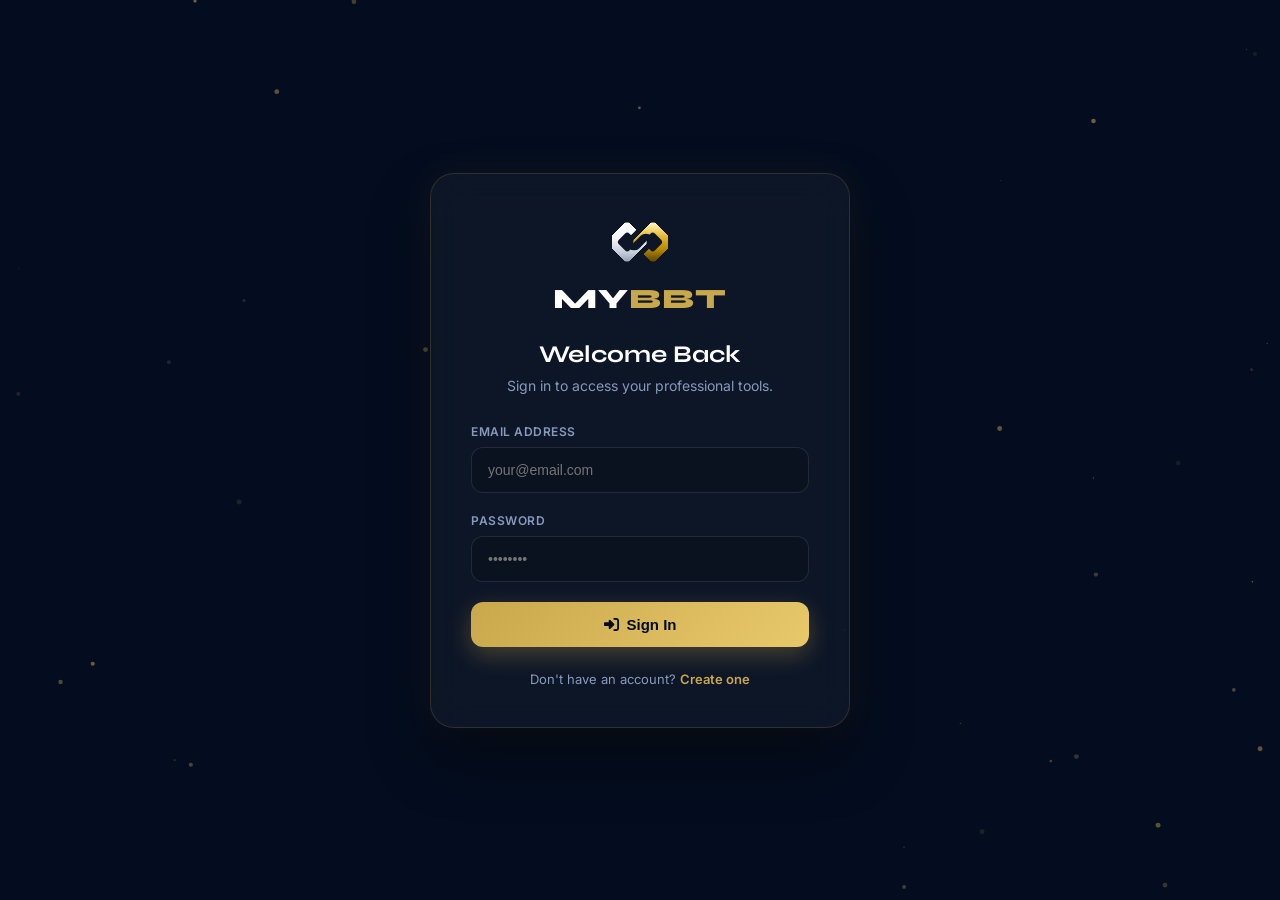
<file: templates/login.html>
<!DOCTYPE html>
<html lang="en">
<head>
<meta charset="UTF-8">
<meta name="viewport" content="width=device-width, initial-scale=1.0">
<title>Login — MYBBT</title>
<meta name="description" content="Login to MYBBT Professional Tools & YA Advisory.">
<meta name="keywords" content="MYBBT Login, YA Advisory Login, GST Tools">
<meta property="og:title" content="Login — MYBBT">
<meta property="og:image" content="/static/logo.png?v=2">
<link rel="icon" type="image/svg+xml" href="/static/favicon.svg?v=8">
<link href="https://fonts.googleapis.com/css2?family=Syne:wght@400;600;700;800&family=Inter:wght@400;500;600&display=swap" rel="stylesheet">
<link rel="stylesheet" href="https://cdnjs.cloudflare.com/ajax/libs/font-awesome/6.5.0/css/all.min.css">
<style>
:root{--navy:#040d1f;--navy2:#071329;--accent:#c9a84c;--accent2:#e8c96a;--white:#ffffff;--muted:#8899bb;--text:#d4e0f5;--glass:rgba(255,255,255,0.04);--glass-border:rgba(201,168,76,0.18);}
*{box-sizing:border-box;margin:0;padding:0}
body{background:var(--navy);color:var(--text);font-family:'Inter',sans-serif;min-height:100vh;display:flex;align-items:center;justify-content:center;position:relative;overflow:hidden;}
#bg-canvas{position:absolute;inset:0;z-index:0;pointer-events:none}
.container{position:relative;z-index:10;width:100%;max-width:420px;padding:40px;background:var(--glass);border:1px solid var(--glass-border);border-radius:24px;box-shadow:0 30px 60px rgba(0,0,0,.4),0 0 40px rgba(201,168,76,.08);backdrop-filter:blur(20px);}
.logo{display:flex;align-items:center;justify-content:center;gap:10px;text-decoration:none;margin-bottom:30px}
.logo-text{font-family:'Syne',sans-serif;font-size:28px;font-weight:800;color:var(--white);letter-spacing:1px}
.logo-text span{color:var(--accent)}
.form-title{font-family:'Syne',sans-serif;font-size:24px;font-weight:700;color:var(--white);margin-bottom:8px;text-align:center}
.form-sub{font-size:14px;color:var(--muted);text-align:center;margin-bottom:30px}
.form-group{margin-bottom:20px}
.form-group label{display:block;font-size:12px;font-weight:600;color:var(--muted);margin-bottom:8px;text-transform:uppercase;letter-spacing:0.5px}
.form-control{width:100%;background:rgba(0,0,0,0.2);border:1px solid rgba(255,255,255,0.1);color:var(--white);padding:14px 16px;border-radius:12px;font-size:14px;outline:none;transition:all 0.3s}
.form-control:focus{border-color:var(--accent);background:rgba(0,0,0,0.4);box-shadow:0 0 0 4px rgba(201,168,76,0.1)}
.btn{width:100%;background:linear-gradient(135deg,var(--accent),var(--accent2));color:var(--navy);padding:14px 32px;border-radius:12px;font-weight:700;font-size:15px;border:none;cursor:pointer;transition:.3s;display:flex;align-items:center;justify-content:center;gap:8px;box-shadow:0 8px 24px rgba(201,168,76,.3)}
.btn:hover{transform:translateY(-2px);box-shadow:0 12px 32px rgba(201,168,76,.4)}
.btn:disabled{opacity:0.7;cursor:not-allowed;transform:none}
.switch-text{text-align:center;font-size:13px;color:var(--muted);margin-top:24px}
.switch-text a{color:var(--accent);text-decoration:none;font-weight:600}
.switch-text a:hover{text-decoration:underline}
#register-form{display:none}
.toast{position:fixed;bottom:-100px;left:50%;transform:translateX(-50%);background:#10b981;color:#fff;padding:12px 24px;border-radius:10px;font-size:14px;font-weight:500;box-shadow:0 10px 30px rgba(16,185,129,.3);transition:.4s;z-index:9999;}
.toast.show{bottom:30px}
.toast.error{background:#ef4444;box-shadow:0 10px 30px rgba(239,68,68,.3);}
</style>
</head>
<body>
<canvas id="bg-canvas"></canvas>

<div id="toast" class="toast"></div>

<div class="container">
  <a href="/" class="logo" style="display: flex; flex-direction: column; align-items: center; gap: 12px; margin-bottom: 24px;">
    <img src="/static/favicon.svg?v=8" alt="MYBBT" style="width: 56px; height: 56px;">
    <div class="logo-text">MY<span>BBT</span></div>
  </a>

  <!-- LOGIN FORM -->
  <div id="login-form">
    <h1 class="form-title">Welcome Back</h1>
    <p class="form-sub">Sign in to access your professional tools.</p>
    <div class="form-group">
      <label>Email Address</label>
      <input type="email" id="login-email" class="form-control" placeholder="your@email.com">
    </div>
    <div class="form-group">
      <label>Password</label>
      <input type="password" id="login-pwd" class="form-control" placeholder="••••••••">
    </div>
    <button class="btn" id="btn-login" onclick="doLogin()"><i class="fas fa-sign-in-alt"></i> Sign In</button>
    <div class="switch-text">Don't have an account? <a href="#" onclick="toggleForm('register')">Create one</a></div>
  </div>

  <!-- REGISTER FORM -->
  <div id="register-form">
    <h1 class="form-title">Create Account</h1>
    <p class="form-sub">Join MYBBT and supercharge your workflow.</p>
    <div class="form-group">
      <label>Full Name</label>
      <input type="text" id="reg-name" class="form-control" placeholder="CA Ramesh Kumar">
    </div>
    <div class="form-group">
      <label>Email Address</label>
      <input type="email" id="reg-email" class="form-control" placeholder="your@email.com">
    </div>
    <div class="form-group">
      <label>Password</label>
      <input type="password" id="reg-pwd" class="form-control" placeholder="••••••••">
    </div>
    <button class="btn" id="btn-reg" onclick="doRegister()"><i class="fas fa-user-plus"></i> Create Account</button>
    <div class="switch-text">Already have an account? <a href="#" onclick="toggleForm('login')">Sign in</a></div>
  </div>
  <!-- VERIFY FORM -->
  <div id="verify-form" style="display: none;">
    <h1 class="form-title">Verify Email</h1>
    <p class="form-sub" id="verify-sub">Check your inbox for the 6-digit code.</p>
    <div class="form-group">
      <label>Enter OTP Code</label>
      <input type="text" id="verify-otp" class="form-control" placeholder="123456" maxlength="6" style="text-align: center; letter-spacing: 4px; font-size: 20px; font-weight: bold;">
    </div>
    <button class="btn" id="btn-verify" onclick="doVerify()"><i class="fas fa-check-circle"></i> Verify & Login</button>
    <div class="switch-text"><a href="#" onclick="toggleForm('login')">Back to Sign In</a></div>
  </div>
</div>

<script>
let verificationEmail = '';

function showToast(msg, isError=false){
  const t = document.getElementById('toast');
  t.textContent = msg;
  t.className = 'toast show ' + (isError ? 'error' : '');
  setTimeout(()=> t.classList.remove('show'), 3000);
}

function toggleForm(type){
  document.getElementById('login-form').style.display = type === 'login' ? 'block' : 'none';
  document.getElementById('register-form').style.display = type === 'register' ? 'block' : 'none';
  document.getElementById('verify-form').style.display = type === 'verify' ? 'block' : 'none';
}

async function doLogin(){
  const email = document.getElementById('login-email').value;
  const pwd = document.getElementById('login-pwd').value;
  if(!email || !pwd) return showToast('Please enter email and password', true);
  
  const btn = document.getElementById('btn-login');
  btn.disabled = true; btn.innerHTML = '<i class="fas fa-spinner fa-spin"></i> Signing in...';
  
  try {
    const res = await fetch('/api/auth/login', {
      method: 'POST', headers:{'Content-Type':'application/json'},
      body: JSON.stringify({email: email, password: pwd})
    });
    const data = await res.json();
    if(data.success){
      if(data.requires_otp) {
        verificationEmail = data.email;
        showToast(data.message);
        document.getElementById('verify-sub').textContent = `OTP sent to ${data.email}`;
        toggleForm('verify');
      } else {
        window.location.href = data.role === 'admin' ? '/admin' : '/dashboard';
      }
    } else {
      showToast(data.error, true);
      btn.disabled = false; btn.innerHTML = '<i class="fas fa-sign-in-alt"></i> Sign In';
    }
  } catch(e) {
    showToast('Network error', true);
    btn.disabled = false; btn.innerHTML = '<i class="fas fa-sign-in-alt"></i> Sign In';
  }
}

async function doRegister(){
  const name = document.getElementById('reg-name').value;
  const email = document.getElementById('reg-email').value;
  const pwd = document.getElementById('reg-pwd').value;
  if(!name || !email || !pwd) return showToast('Please fill all fields', true);
  
  const btn = document.getElementById('btn-reg');
  btn.disabled = true; btn.innerHTML = '<i class="fas fa-spinner fa-spin"></i> Creating...';
  
  try {
    const res = await fetch('/api/auth/register', {
      method: 'POST', headers:{'Content-Type':'application/json'},
      body: JSON.stringify({name, email, password: pwd})
    });
    const data = await res.json();
    if(data.success){
      verificationEmail = data.email;
      showToast(data.message);
      document.getElementById('verify-sub').textContent = `OTP sent to ${data.email}`;
      toggleForm('verify');
    } else {
      showToast(data.error, true);
      btn.disabled = false; btn.innerHTML = '<i class="fas fa-user-plus"></i> Create Account';
    }
  } catch(e) {
    showToast('Network error', true);
    btn.disabled = false; btn.innerHTML = '<i class="fas fa-user-plus"></i> Create Account';
  }
}

async function doVerify(){
  const otp = document.getElementById('verify-otp').value.trim();
  if(!otp) return showToast('Please enter the OTP', true);
  
  const btn = document.getElementById('btn-verify');
  btn.disabled = true; btn.innerHTML = '<i class="fas fa-spinner fa-spin"></i> Verifying...';
  
  try {
    const res = await fetch('/api/auth/verify_otp', {
      method: 'POST', headers:{'Content-Type':'application/json'},
      body: JSON.stringify({email: verificationEmail, otp})
    });
    const data = await res.json();
    if(data.success){
      window.location.href = data.role === 'admin' ? '/admin' : '/dashboard';
    } else {
      showToast(data.error, true);
      btn.disabled = false; btn.innerHTML = '<i class="fas fa-check-circle"></i> Verify & Login';
    }
  } catch(e) {
    showToast('Network error', true);
    btn.disabled = false; btn.innerHTML = '<i class="fas fa-check-circle"></i> Verify & Login';
  }
}

// Background
const canvas=document.getElementById('bg-canvas');const ctx=canvas.getContext('2d');
canvas.width=window.innerWidth;canvas.height=window.innerHeight;
window.addEventListener('resize',()=>{canvas.width=window.innerWidth;canvas.height=window.innerHeight;});
const particles=Array.from({length:40},()=>({x:Math.random()*canvas.width,y:Math.random()*canvas.height,r:Math.random()*2+0.5,vx:(Math.random()-.5)*.5,vy:(Math.random()-.5)*.5,alpha:Math.random()*.5+.1}));
function draw(){ctx.clearRect(0,0,canvas.width,canvas.height);particles.forEach(p=>{p.x+=p.vx;p.y+=p.vy;if(p.x<0)p.x=canvas.width;if(p.x>canvas.width)p.x=0;if(p.y<0)p.y=canvas.height;if(p.y>canvas.height)p.y=0;ctx.beginPath();ctx.arc(p.x,p.y,p.r,0,Math.PI*2);ctx.fillStyle=`rgba(201,168,76,${p.alpha})`;ctx.fill();});requestAnimationFrame(draw);}draw();
</script>
</body>
</html>
</file>
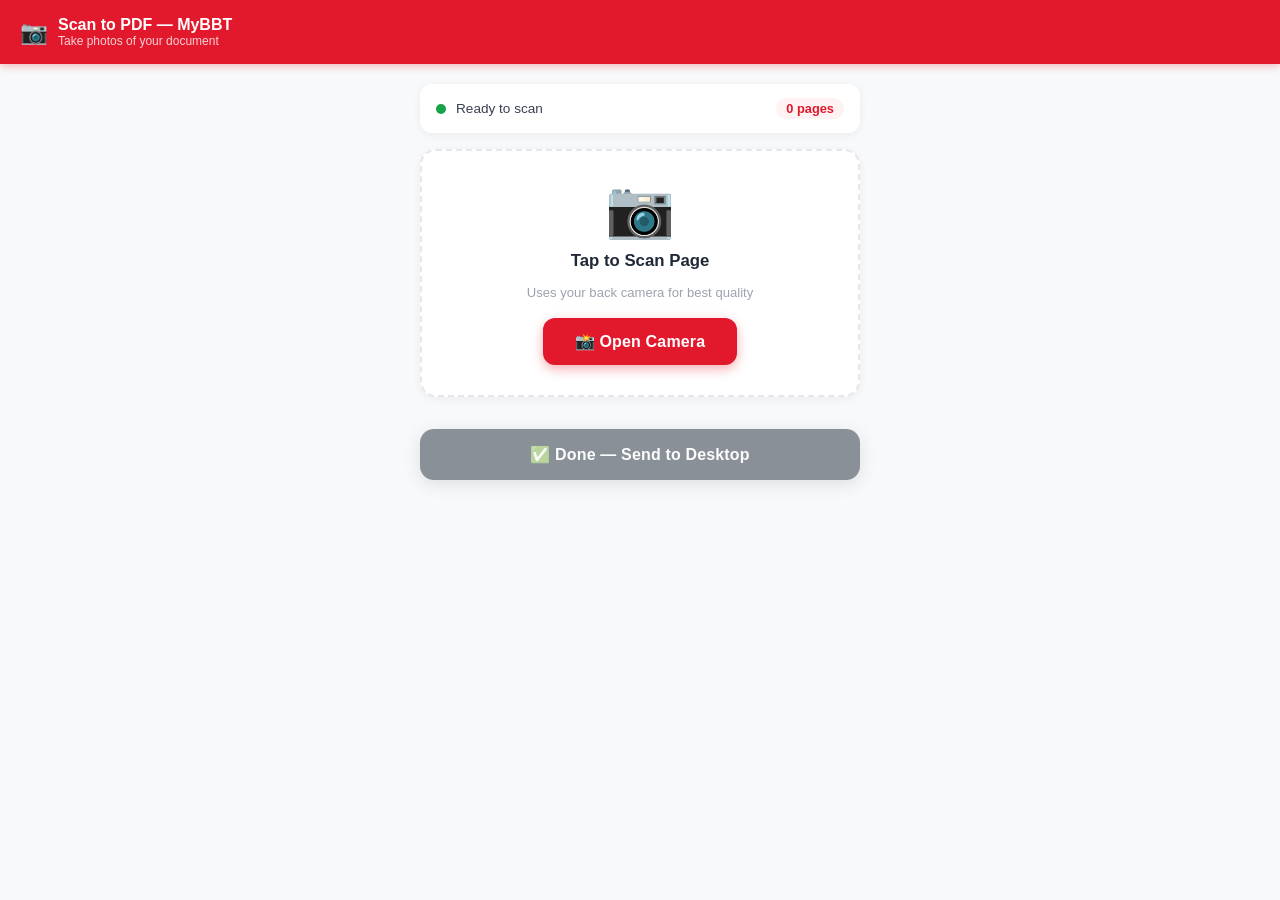
<file: templates/scan_mobile.html>
<!DOCTYPE html>
<html lang="en">
<head>
<meta charset="UTF-8"/>
<meta name="viewport" content="width=device-width, initial-scale=1.0, maximum-scale=1.0"/>
<meta name="theme-color" content="#e2192c"/>
<title>Scan Document — MyBBT</title>
<style>
*{box-sizing:border-box;margin:0;padding:0;-webkit-tap-highlight-color:transparent}
body{font-family:-apple-system,BlinkMacSystemFont,'Segoe UI',sans-serif;background:#f8f9fa;
  min-height:100vh;overscroll-behavior:none}

.header{background:#e2192c;padding:16px 20px;display:flex;align-items:center;gap:10px;
  position:sticky;top:0;z-index:10;box-shadow:0 2px 8px rgba(226,25,44,.3)}
.header-icon{font-size:1.4rem}
.header-title{font-size:1rem;font-weight:700;color:#fff}
.header-sub{font-size:.75rem;color:rgba(255,255,255,.8)}

.body{padding:20px;max-width:480px;margin:0 auto}

/* Status banner */
.status-bar{background:#fff;border-radius:12px;padding:14px 16px;margin-bottom:16px;
  display:flex;align-items:center;gap:10px;box-shadow:0 2px 8px rgba(0,0,0,.06)}
.status-dot{width:10px;height:10px;border-radius:50%;background:#16a34a;flex-shrink:0;
  animation:pulse 1.5s ease-in-out infinite}
@keyframes pulse{0%,100%{opacity:1;transform:scale(1)}50%{opacity:.6;transform:scale(1.2)}}
.status-text{font-size:.85rem;color:#374151;font-weight:500}
.status-count{margin-left:auto;background:#fef2f2;color:#e2192c;border-radius:20px;
  padding:3px 10px;font-size:.8rem;font-weight:700}

/* Camera button — main CTA */
.camera-area{display:flex;flex-direction:column;align-items:center;gap:14px;
  padding:30px 20px;background:#fff;border-radius:16px;box-shadow:0 2px 8px rgba(0,0,0,.06);
  margin-bottom:16px;cursor:pointer;border:2px dashed #e5e7eb;transition:all .2s}
.camera-area:active{background:#fff8f8;border-color:#e2192c}
.camera-area input{display:none}
.cam-icon{font-size:3.5rem;line-height:1}
.cam-title{font-size:1.05rem;font-weight:700;color:#1f2937;text-align:center}
.cam-sub{font-size:.82rem;color:#9ca3af;text-align:center}
.cam-btn{padding:14px 32px;background:#e2192c;color:#fff;border-radius:12px;
  font-size:1rem;font-weight:700;border:none;letter-spacing:.01em;margin-top:4px;
  box-shadow:0 4px 12px rgba(226,25,44,.35)}

/* Gallery of scanned images */
.gallery-header{display:flex;align-items:center;justify-content:space-between;margin-bottom:10px}
.gallery-title{font-size:.85rem;font-weight:700;color:#6b7280;text-transform:uppercase;letter-spacing:.05em}
.clear-btn{font-size:.78rem;color:#e2192c;background:none;border:none;cursor:pointer;font-weight:600;padding:4px 8px}
.gallery{display:grid;grid-template-columns:repeat(3,1fr);gap:8px;margin-bottom:16px}
.gallery-item{position:relative;border-radius:10px;overflow:hidden;aspect-ratio:3/4;
  background:#f3f4f6;box-shadow:0 2px 6px rgba(0,0,0,.1)}
.gallery-img{width:100%;height:100%;object-fit:cover;display:block}
.gallery-num{position:absolute;bottom:4px;right:6px;background:rgba(0,0,0,.55);
  color:#fff;font-size:.65rem;font-weight:700;padding:2px 6px;border-radius:8px}
.gallery-del{position:absolute;top:4px;right:4px;background:rgba(226,25,44,.85);color:#fff;
  border:none;border-radius:50%;width:22px;height:22px;font-size:.75rem;cursor:pointer;
  display:flex;align-items:center;justify-content:center;line-height:1}

/* Done button */
.done-area{position:sticky;bottom:0;padding:16px 0 20px;background:linear-gradient(transparent,#f8f9fa 30%)}
.done-btn{width:100%;padding:16px;background:#1f2937;color:#fff;border:none;border-radius:14px;
  font-size:1rem;font-weight:700;letter-spacing:.01em;cursor:pointer;
  box-shadow:0 4px 16px rgba(0,0,0,.2);transition:all .15s;display:flex;align-items:center;
  justify-content:center;gap:8px}
.done-btn:active{transform:scale(.98);background:#374151}
.done-btn:disabled{opacity:.5;cursor:not-allowed}
.done-btn.success{background:#16a34a}

/* Toast */
.toast{position:fixed;bottom:100px;left:50%;transform:translateX(-50%);background:#1f2937;
  color:#fff;padding:10px 20px;border-radius:20px;font-size:.85rem;font-weight:500;
  opacity:0;transition:all .3s;pointer-events:none;z-index:100;white-space:nowrap}
.toast.show{opacity:1}

.empty-state{text-align:center;padding:20px;color:#9ca3af;font-size:.85rem}
</style>
</head>
<body>

<div class="header">
  <span class="header-icon">📷</span>
  <div>
    <div class="header-title">Scan to PDF — MyBBT</div>
    <div class="header-sub">Take photos of your document</div>
  </div>
</div>

<div class="body">

  <!-- Status -->
  <div class="status-bar">
    <span class="status-dot" id="status-dot"></span>
    <span class="status-text" id="status-text">Ready to scan</span>
    <span class="status-count" id="scan-count">0 pages</span>
  </div>

  <!-- Camera trigger -->
  <label class="camera-area" id="camera-label">
    <input type="file" id="cam-input" accept="image/*" capture="environment" multiple
      onchange="handleCapture(this)"/>
    <span class="cam-icon">📷</span>
    <span class="cam-title">Tap to Scan Page</span>
    <span class="cam-sub">Uses your back camera for best quality</span>
    <span class="cam-btn">📸 Open Camera</span>
  </label>

  <!-- Gallery of scanned images -->
  <div id="gallery-section" style="display:none">
    <div class="gallery-header">
      <span class="gallery-title">Scanned Pages</span>
      <button class="clear-btn" onclick="clearAll()">Clear All</button>
    </div>
    <div class="gallery" id="gallery"></div>
  </div>

  <!-- Done / Send to Desktop -->
  <div class="done-area">
    <button class="done-btn" id="done-btn" onclick="sendToDone()" disabled>
      ✅ Done — Send to Desktop
    </button>
  </div>

</div>

<div class="toast" id="toast"></div>

<script>
const SESSION_ID = '{{ session_id }}';
const UPLOAD_URL = `/api/scan/upload/${SESSION_ID}`;

let scannedImages = [];
let uploadQueue = [];
let isUploading = false;

function showToast(msg, dur=2500) {
  const t = document.getElementById('toast');
  t.textContent = msg;
  t.classList.add('show');
  setTimeout(() => t.classList.remove('show'), dur);
}

function updateStatus(text) {
  document.getElementById('status-text').textContent = text;
  const n = scannedImages.length;
  document.getElementById('scan-count').textContent = n + (n===1?' page':' pages');
  document.getElementById('done-btn').disabled = n === 0;
}

function handleCapture(input) {
  if (!input.files || !input.files.length) return;
  const files = Array.from(input.files);
  files.forEach(f => {
    const url = URL.createObjectURL(f);
    scannedImages.push({file: f, url});
    uploadQueue.push(f);
  });
  renderGallery();
  updateStatus('Uploading…');
  document.getElementById('gallery-section').style.display = 'block';
  processQueue();
  // Reset input so same file can be re-selected
  input.value = '';
}

function renderGallery() {
  const g = document.getElementById('gallery');
  g.innerHTML = scannedImages.map((item, i) => `
    <div class="gallery-item">
      <img class="gallery-img" src="${item.url}" alt="Page ${i+1}"/>
      <span class="gallery-num">${i+1}</span>
      <button class="gallery-del" onclick="removePage(${i})">✕</button>
    </div>`).join('');
}

function removePage(i) {
  URL.revokeObjectURL(scannedImages[i].url);
  scannedImages.splice(i, 1);
  renderGallery();
  updateStatus(scannedImages.length > 0 ? 'Ready — tap to add more' : 'Ready to scan');
  if (scannedImages.length === 0) document.getElementById('gallery-section').style.display = 'none';
}

function clearAll() {
  scannedImages.forEach(s => URL.revokeObjectURL(s.url));
  scannedImages = [];
  uploadQueue = [];
  renderGallery();
  document.getElementById('gallery-section').style.display = 'none';
  updateStatus('Ready to scan');
  showToast('All pages cleared');
}

async function processQueue() {
  if (isUploading || uploadQueue.length === 0) return;
  isUploading = true;
  const batch = uploadQueue.splice(0, uploadQueue.length); // take all
  const fd = new FormData();
  batch.forEach(f => fd.append('images[]', f));
  try {
    const res = await fetch(UPLOAD_URL, {method:'POST', body:fd});
    const data = await res.json();
    if (data.success) {
      updateStatus(`${data.total} page${data.total!==1?'s':''} ready — tap to add more`);
      showToast(`📸 ${data.saved} page${data.saved!==1?'s':''} uploaded!`);
    } else {
      updateStatus('Upload error — try again');
      showToast('⚠️ Upload failed: ' + data.error, 3500);
    }
  } catch(e) {
    updateStatus('Network error — check connection');
    showToast('⚠️ Network error', 3000);
  }
  isUploading = false;
  if (uploadQueue.length > 0) processQueue(); // process any queued in meantime
}

async function sendToDone() {
  if (scannedImages.length === 0) return;
  // Make sure everything is uploaded
  if (uploadQueue.length > 0) {
    showToast('Still uploading, please wait…');
    return;
  }
  const btn = document.getElementById('done-btn');
  btn.disabled = true;
  btn.textContent = '⏳ Generating PDF…';
  try {
    const res = await fetch(`/api/scan/generate/${SESSION_ID}`, {method:'POST'});
    const data = await res.json();
    if (data.success) {
      btn.className = 'done-btn success';
      btn.innerHTML = '🎉 Done! Check your desktop';
      document.getElementById('status-text').textContent = 'PDF ready on desktop!';
      document.getElementById('status-dot').style.background = '#16a34a';
      showToast('✅ PDF created! Download on desktop.', 4000);
    } else {
      btn.disabled = false;
      btn.innerHTML = '✅ Done — Send to Desktop';
      showToast('❌ ' + data.error, 3500);
    }
  } catch(e) {
    btn.disabled = false;
    btn.innerHTML = '✅ Done — Send to Desktop';
    showToast('❌ Network error', 3000);
  }
}

// Keep session alive
setInterval(() => {
  fetch(`/api/scan/status/${SESSION_ID}`).catch(()=>{});
}, 30000);
</script>
</body>
</html>
</file>
